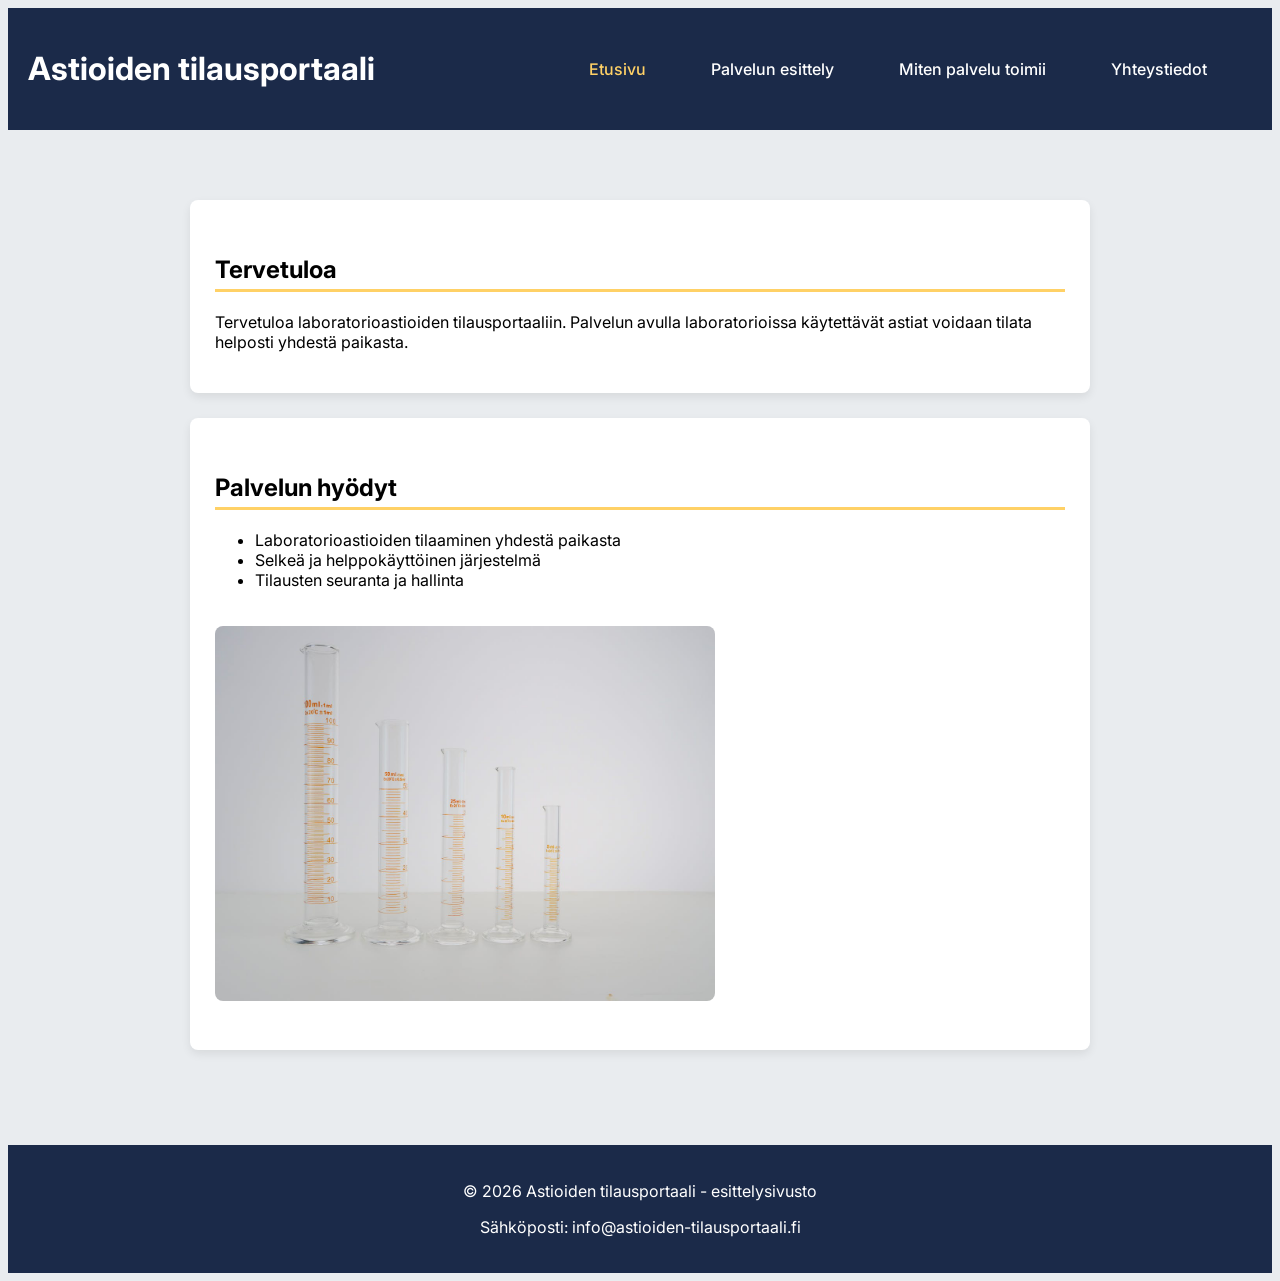
<file: index.html>
<!DOCTYPE html>
<html lang="fi">
    <head>
        <meta charset="utf-8">
        <meta name="viewport" content="width=device-width, initial-scale=1.0">
        <title>Astioiden tilausportaali</title>
        <link href="https://fonts.googleapis.com/css2?family=Inter:wght@400;600&display=swap" rel="stylesheet">
        <link rel="stylesheet" href="style.css">
        </head>
    <body>
        <header>
        <h1>Astioiden tilausportaali</h1>
    <nav>
        <ul>
            <li><a href="index.html" class="active">Etusivu</a></li>
            <li><a href="palvelu.html">Palvelun esittely</a></li>
            <li><a href="toimii.html">Miten palvelu toimii</a></li>
            <li><a href="yhteystiedot.html">Yhteystiedot</a></li>
        </ul>
    </nav> 
</header>
    <main>
        <section>
            <h2>Tervetuloa</h2>
            <p>Tervetuloa laboratorioastioiden tilausportaaliin. Palvelun avulla laboratorioissa käytettävät astiat voidaan tilata helposti yhdestä paikasta.</p>
        </section>

        <section>
<h2>Palvelun hyödyt</h2>
<ul>
    <li>Laboratorioastioiden tilaaminen yhdestä paikasta</li>
    <li>Selkeä ja helppokäyttöinen järjestelmä</li>
    <li>Tilausten seuranta ja hallinta</li></ul>
    <img src="images/lab.jpg" alt="Laboratorioastioita">
</section>
    </main>

    <footer>
        <p>© 2026 Astioiden tilausportaali - esittelysivusto</p>
        <p>Sähköposti: info@astioiden-tilausportaali.fi</p>
    </footer>

</body>
</html>
</file>
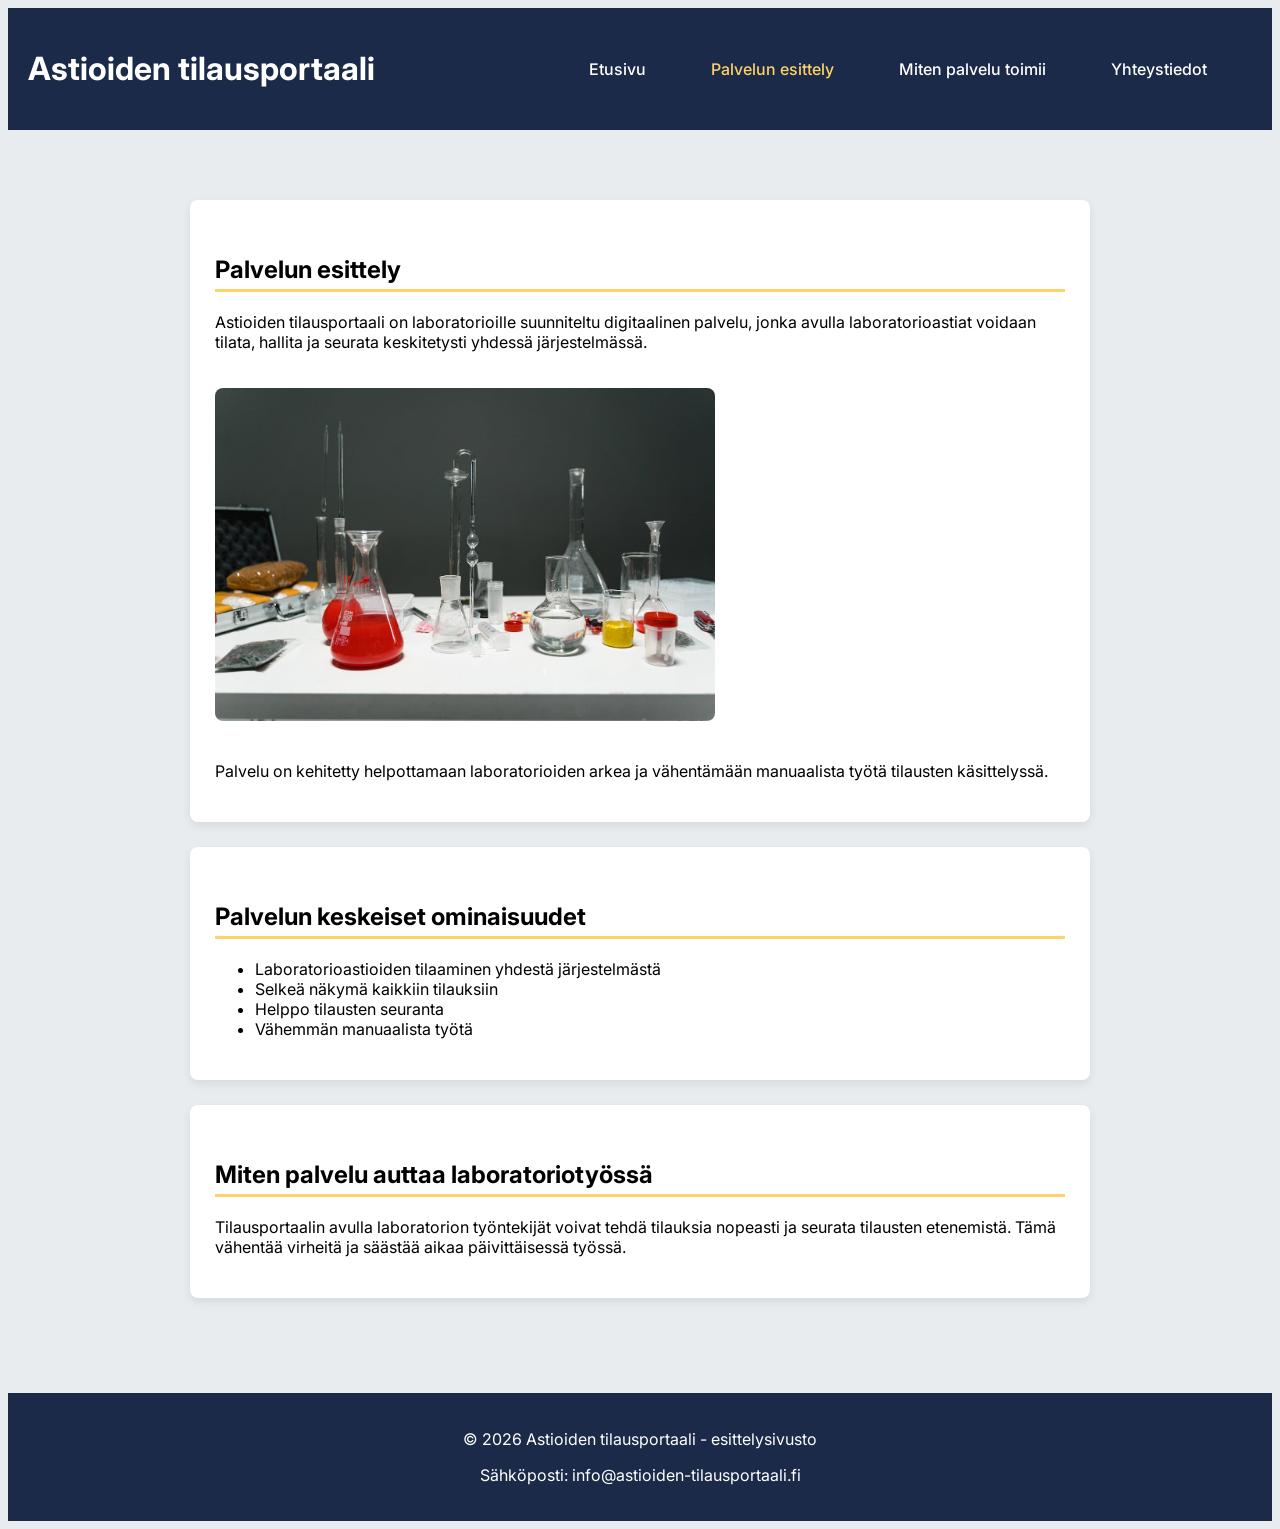
<file: palvelu.html>
<!DOCTYPE html>
<html lang="fi">
    <head>
        <meta charset="utf-8">
        <meta name="viewport" content="width=device-width, initial-scale=1.0">
        <title>Palvelun esittely</title>
        <link href="https://fonts.googleapis.com/css2?family=Inter:wght@400;600&display=swap" rel="stylesheet">
        <link rel="stylesheet" href="style.css">
        </head>
    <body>
        <header>
        <h1>Astioiden tilausportaali</h1>
    <nav>
        <ul>
            <li><a href="index.html">Etusivu</a></li>
            <li><a href="palvelu.html" class="active">Palvelun esittely</a></li>
            <li><a href="toimii.html">Miten palvelu toimii</a></li>
            <li><a href="yhteystiedot.html">Yhteystiedot</a></li>
        </ul>
    </nav> </header>
    <main>
        <section>
            <h2>Palvelun esittely</h2>
            <p>Astioiden tilausportaali on laboratorioille suunniteltu digitaalinen palvelu,
jonka avulla laboratorioastiat voidaan tilata, hallita ja seurata keskitetysti
yhdessä järjestelmässä.</p>
<img src="images/lab2.jpg" alt="Laboratoriovälineitä laboratoriossa">
<p>Palvelu on kehitetty helpottamaan laboratorioiden arkea ja vähentämään
manuaalista työtä tilausten käsittelyssä.</p>
        </section>

        <section>
<h2>Palvelun keskeiset ominaisuudet</h2>
<ul>
    <li>Laboratorioastioiden tilaaminen yhdestä järjestelmästä</li>
    <li>Selkeä näkymä kaikkiin tilauksiin</li>
    <li>Helppo tilausten seuranta</li>
<li>Vähemmän manuaalista työtä</li></ul>
</section>
<section>
    <h2>Miten palvelu auttaa laboratoriotyössä</h2>
<p>Tilausportaalin avulla laboratorion työntekijät voivat tehdä tilauksia nopeasti
ja seurata tilausten etenemistä. Tämä vähentää virheitä ja säästää aikaa
päivittäisessä työssä.</p>
</section>
</main>
    <footer>
        <p>© 2026 Astioiden tilausportaali - esittelysivusto</p>
        <p>Sähköposti: info@astioiden-tilausportaali.fi</p>
    </footer>
</body>
</html>
</file>
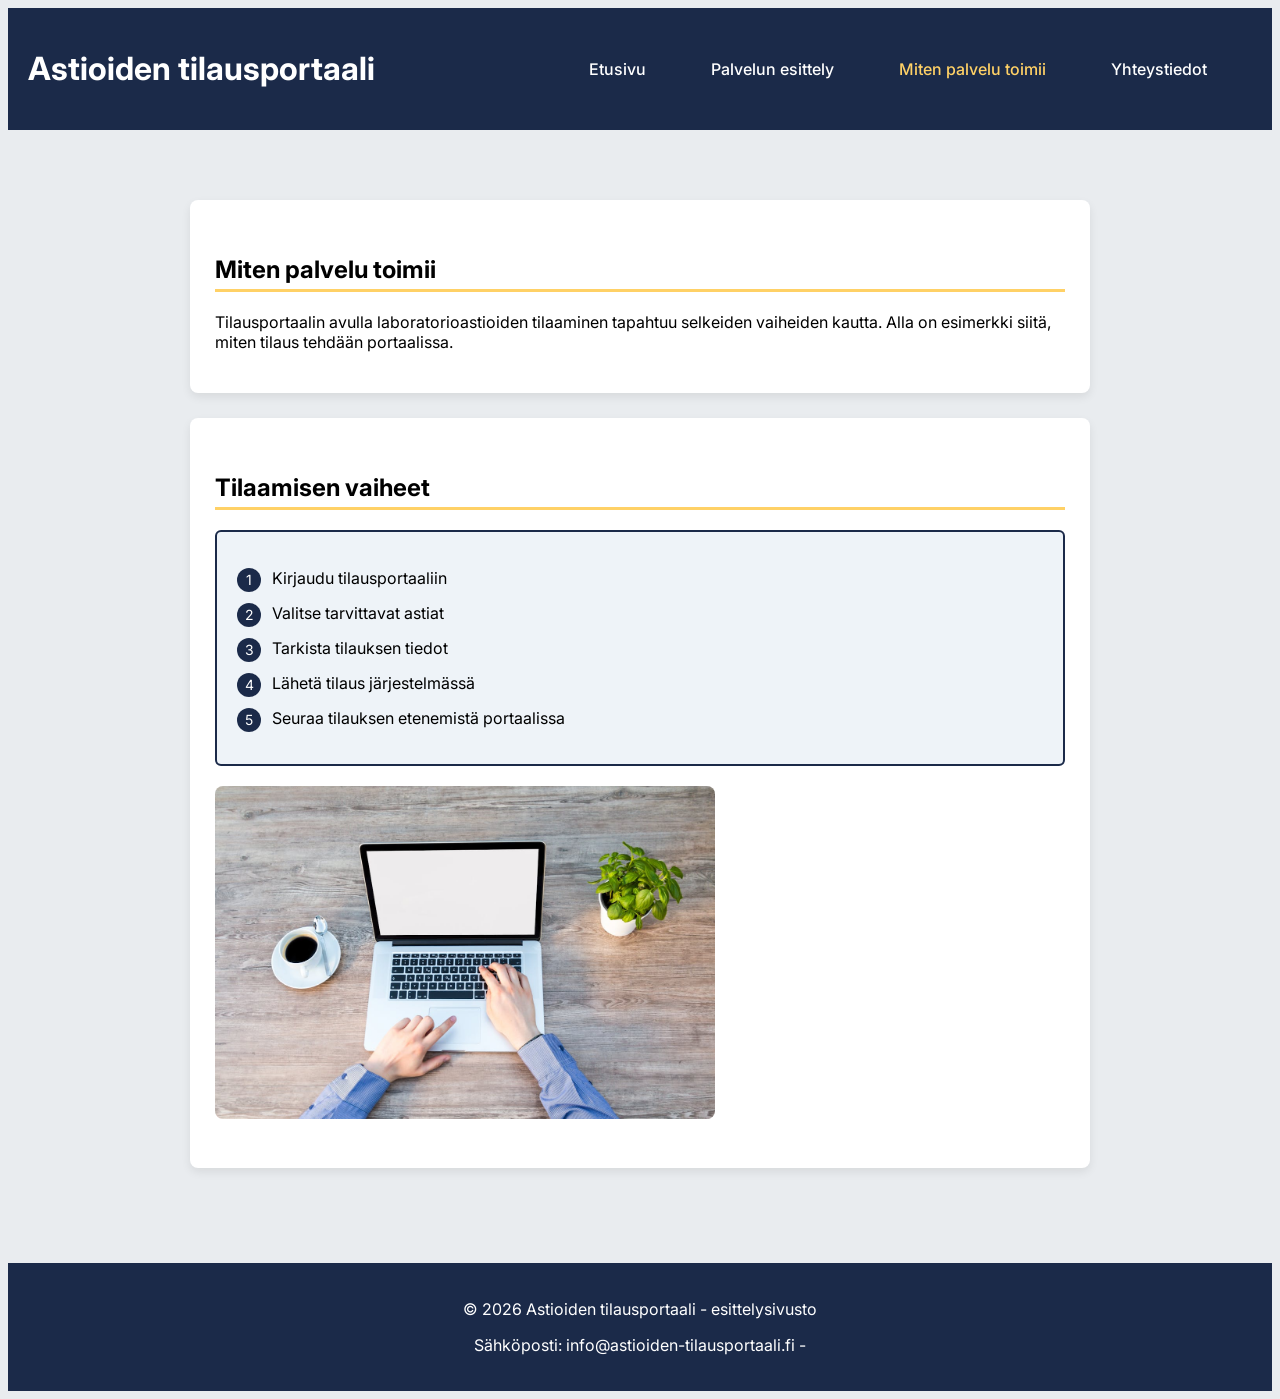
<file: toimii.html>
<!DOCTYPE html>
<html lang="fi">
    <head>
        <meta charset="utf-8">
        <meta name="viewport" content="width=device-width, initial-scale=1.0">
        <title>Miten palvelu toimii</title>
        <link href="https://fonts.googleapis.com/css2?family=Inter:wght@400;600&display=swap" rel="stylesheet">
        <link rel="stylesheet" href="style.css">
        </head>
    <body>
        <header>
        <h1>Astioiden tilausportaali</h1>
    <nav>
        <ul>
            <li><a href="index.html">Etusivu</a></li>
            <li><a href="palvelu.html">Palvelun esittely</a></li>
            <li><a href="toimii.html" class="active">Miten palvelu toimii</a></li>
            <li><a href="yhteystiedot.html">Yhteystiedot</a></li>
        </ul>
    </nav> </header>
    <main>
        <section>
            <h2>Miten palvelu toimii</h2>
            <p>Tilausportaalin avulla laboratorioastioiden tilaaminen tapahtuu
selkeiden vaiheiden kautta. Alla on esimerkki siitä, miten tilaus
tehdään portaalissa.</p>
        </section>

        <section>
<h2>Tilaamisen vaiheet</h2>
<div class="steps">
<ol>
    <li>Kirjaudu tilausportaaliin</li>
    <li>Valitse tarvittavat astiat</li>
    <li>Tarkista tilauksen tiedot</li>
<li>Lähetä tilaus järjestelmässä</li>
<li>Seuraa tilauksen etenemistä portaalissa</li>
</ol>
</div>

<img src="images/lab3.jpg" alt="Tilaaminen">
</section>
</main>
    <footer>
        <p>© 2026 Astioiden tilausportaali - esittelysivusto</p>
        <p>Sähköposti: info@astioiden-tilausportaali.fi - </p>
    </footer>
</body>
</html>
</file>
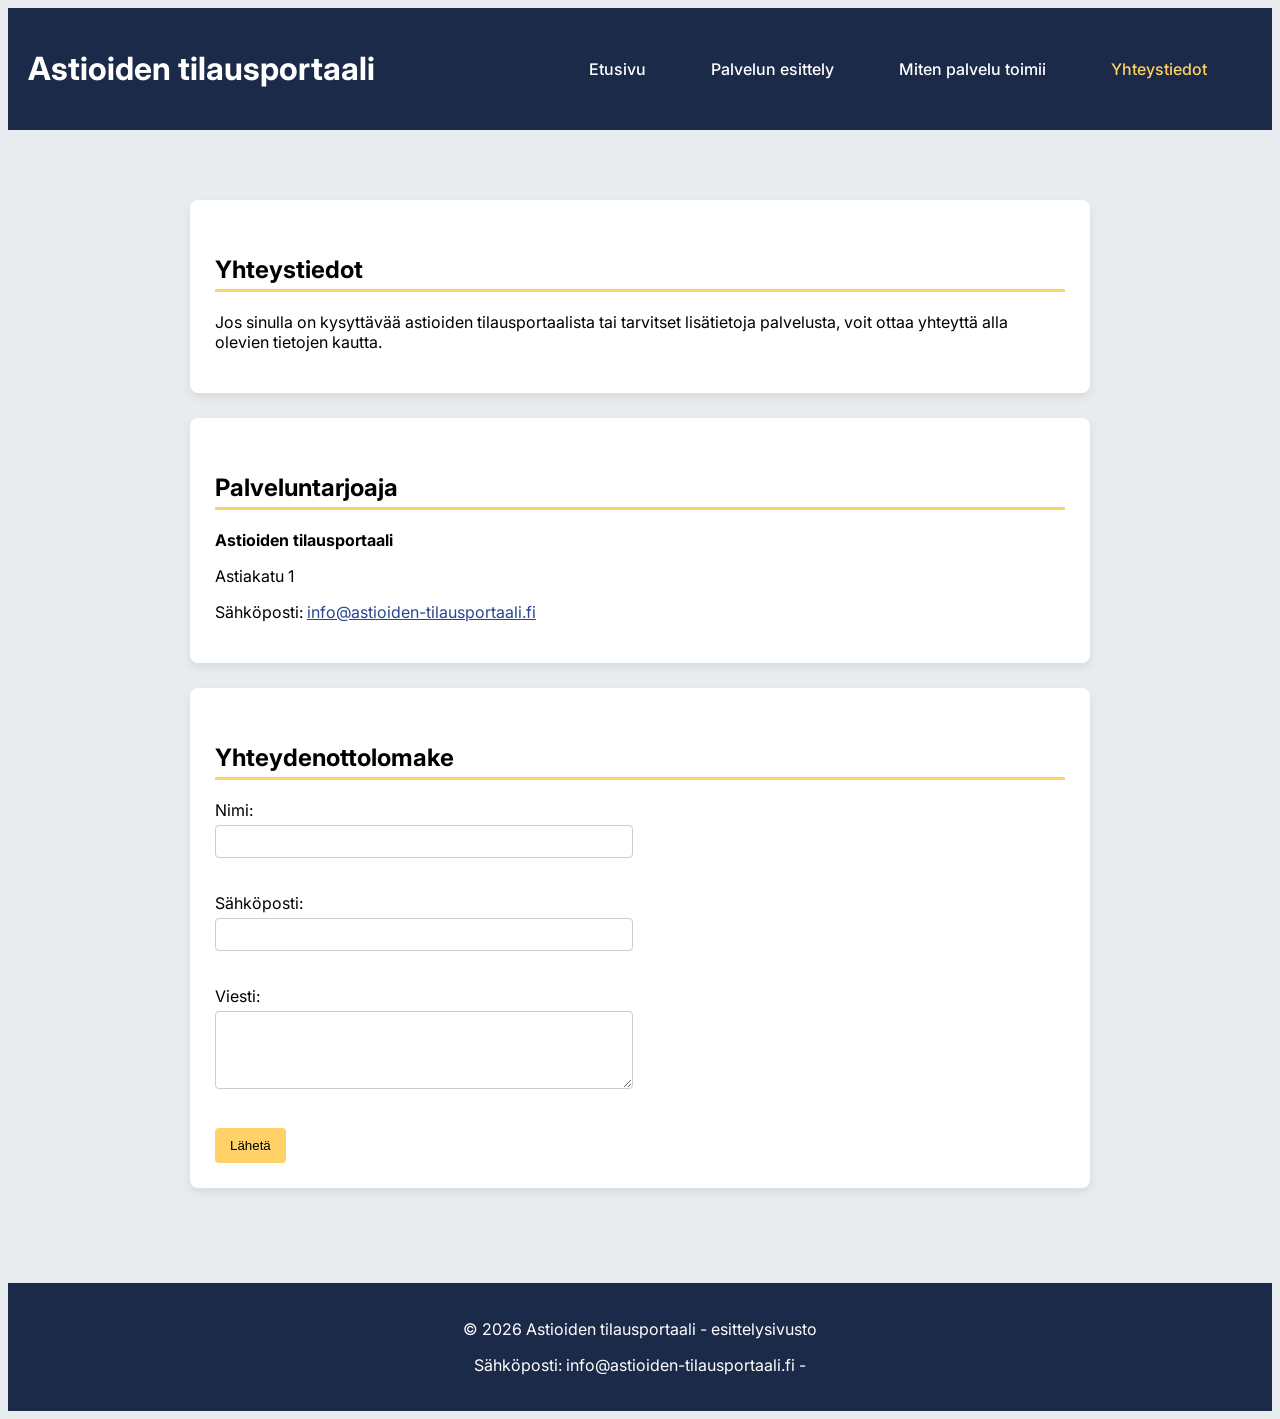
<file: yhteystiedot.html>
<!DOCTYPE html>
<html lang="fi">
    <head>
        <meta charset="utf-8">
        <meta name="viewport" content="width=device-width, initial-scale=1.0">
        <title>Yhteystiedot</title>
        <link href="https://fonts.googleapis.com/css2?family=Inter:wght@400;600&display=swap" rel="stylesheet">
        <link rel="stylesheet" href="style.css">
        </head>
    <body>
        <header>
        <h1>Astioiden tilausportaali</h1>
    <nav>
        <ul>
            <li><a href="index.html">Etusivu</a></li>
            <li><a href="palvelu.html">Palvelun esittely</a></li>
            <li><a href="toimii.html">Miten palvelu toimii</a></li>
            <li><a href="yhteystiedot.html" class="active">Yhteystiedot</a></li>
        </ul>
    </nav> </header>
    <main>
        <section>
            <h2>Yhteystiedot</h2>
            <p>Jos sinulla on kysyttävää astioiden tilausportaalista tai tarvitset
lisätietoja palvelusta, voit ottaa yhteyttä alla olevien tietojen kautta.</p>
        </section>

        <section>
<h2>Palveluntarjoaja</h2>
<p><strong>Astioiden tilausportaali</strong></p>
<p>Astiakatu 1<br></p>
<p>Sähköposti: <a href="mailto:info@astioiden-tilausportaali.fi">info@astioiden-tilausportaali.fi</a></p>
</section>

<section>
    <h2>Yhteydenottolomake</h2>
<form>
    <label>Nimi:</label><br><input type="text"><br><br>
    <label>Sähköposti:</label><br><input type="email"><br><br>
    <label>Viesti:</label><br><textarea rows="4"></textarea><br><br>
    <button type="submit">Lähetä</button>
</form>
</section>
</main>
    <footer>
        <p>© 2026 Astioiden tilausportaali - esittelysivusto</p>
        <p>Sähköposti: info@astioiden-tilausportaali.fi - </p>
    </footer>
</body>
</html>
</file>
<file: style.css>
body {font-family: 'Inter', sans-serif; background-color: #e9ecef;}
nav ul { display: flex; gap: 25px; list-style: none; margin: 0; padding: 0; }
nav li { display: inline; margin-right: 20px; }
header { background-color: #1b2a49; color: white; padding: 20px; display: flex; align-items: center; }
nav { margin-left: auto; }
nav a { text-decoration: none; color: white; font-weight: 500;}
main { padding: 30px;}
img { max-width: 500px; width: 100%; height: auto; border-radius: 8px;}
nav { padding: 15px; }
main { max-width: 900px; margin: 40px auto; padding: 30px; }
@media (max-width: 600px) {

header {
flex-direction: column;
align-items: flex-start;
}

nav ul {
flex-direction: column;
gap: 10px;
width: 100%;
}

nav li {
display: block;
}

}
img {margin-top: 20px; margin-bottom: 20px;}
nav a.active { color: #ffd166;}
footer { background-color: #1b2a49; color: white; text-align: center; padding: 20px; margin-top: 40px;}
form { max-width: 400px; }
input, textarea { width: 100%; padding: 8px; margin-top: 5px; margin-bottom: 15px; border: 1px solid #ccc; border-radius: 4px;}
button { background-color: #ffd166; color: black; padding: 10px 15px; border: none; border-radius: 4px; cursor: pointer; }
button:hover { background-color: #274690;}
h2 { margin-top: 30px; border-bottom: 3px solid #ffd166; padding-bottom: 5px;}
section { background-color: white; padding: 25px; margin-bottom: 25px; border-radius: 8px; box-shadow: 0 4px 10px rgba(0,0,0,0.08);}
ol li { margin-bottom: 10px; padding-left: 5px; }
.steps { background-color: #eef3f8; padding: 20px; border-radius: 6px; margin-top: 15px; border: 2px solid #1b2a49; }
.steps ol { list-style: none; padding-left: 0; counter-reset: step;}
.steps li { margin-bottom: 15px; padding-left: 35px; position: relative; }
.steps li::before { content: counter(step); counter-increment: step; position: absolute; left: 0; top: 0; background-color: #1b2a49; color: white; width: 24px; height: 24px; border-radius: 50%; text-align: center; font-size: 14px; line-height: 24px; }
.steps ol { counter-reset: step;}
img { transition: transform 0.3s ease;}
img:hover { transform: scale(1.03);}
nav a { padding: 6px 10px; border-radius: 4px;}
nav a:hover { background-color: #ffd166; color: black;}
a { color: #274690; }
a:hover { text-decoration: underline; }
</file>
